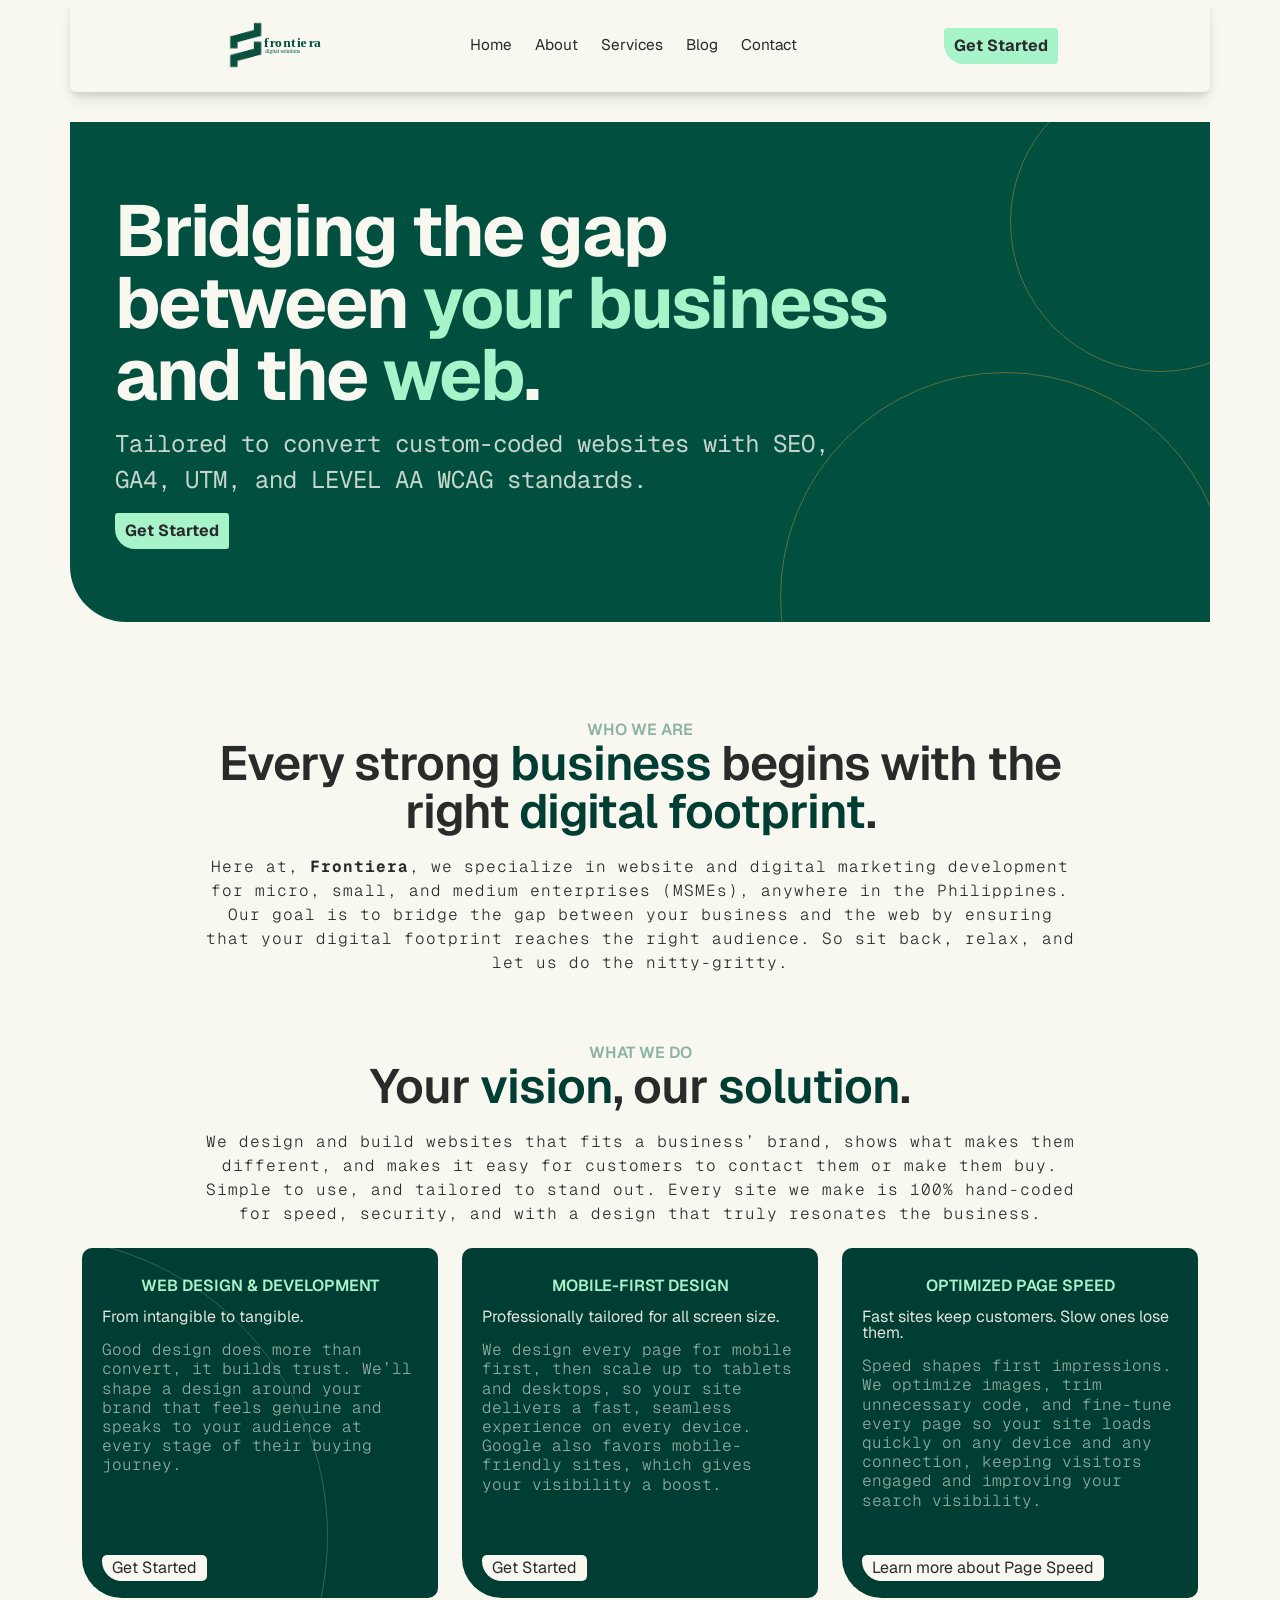
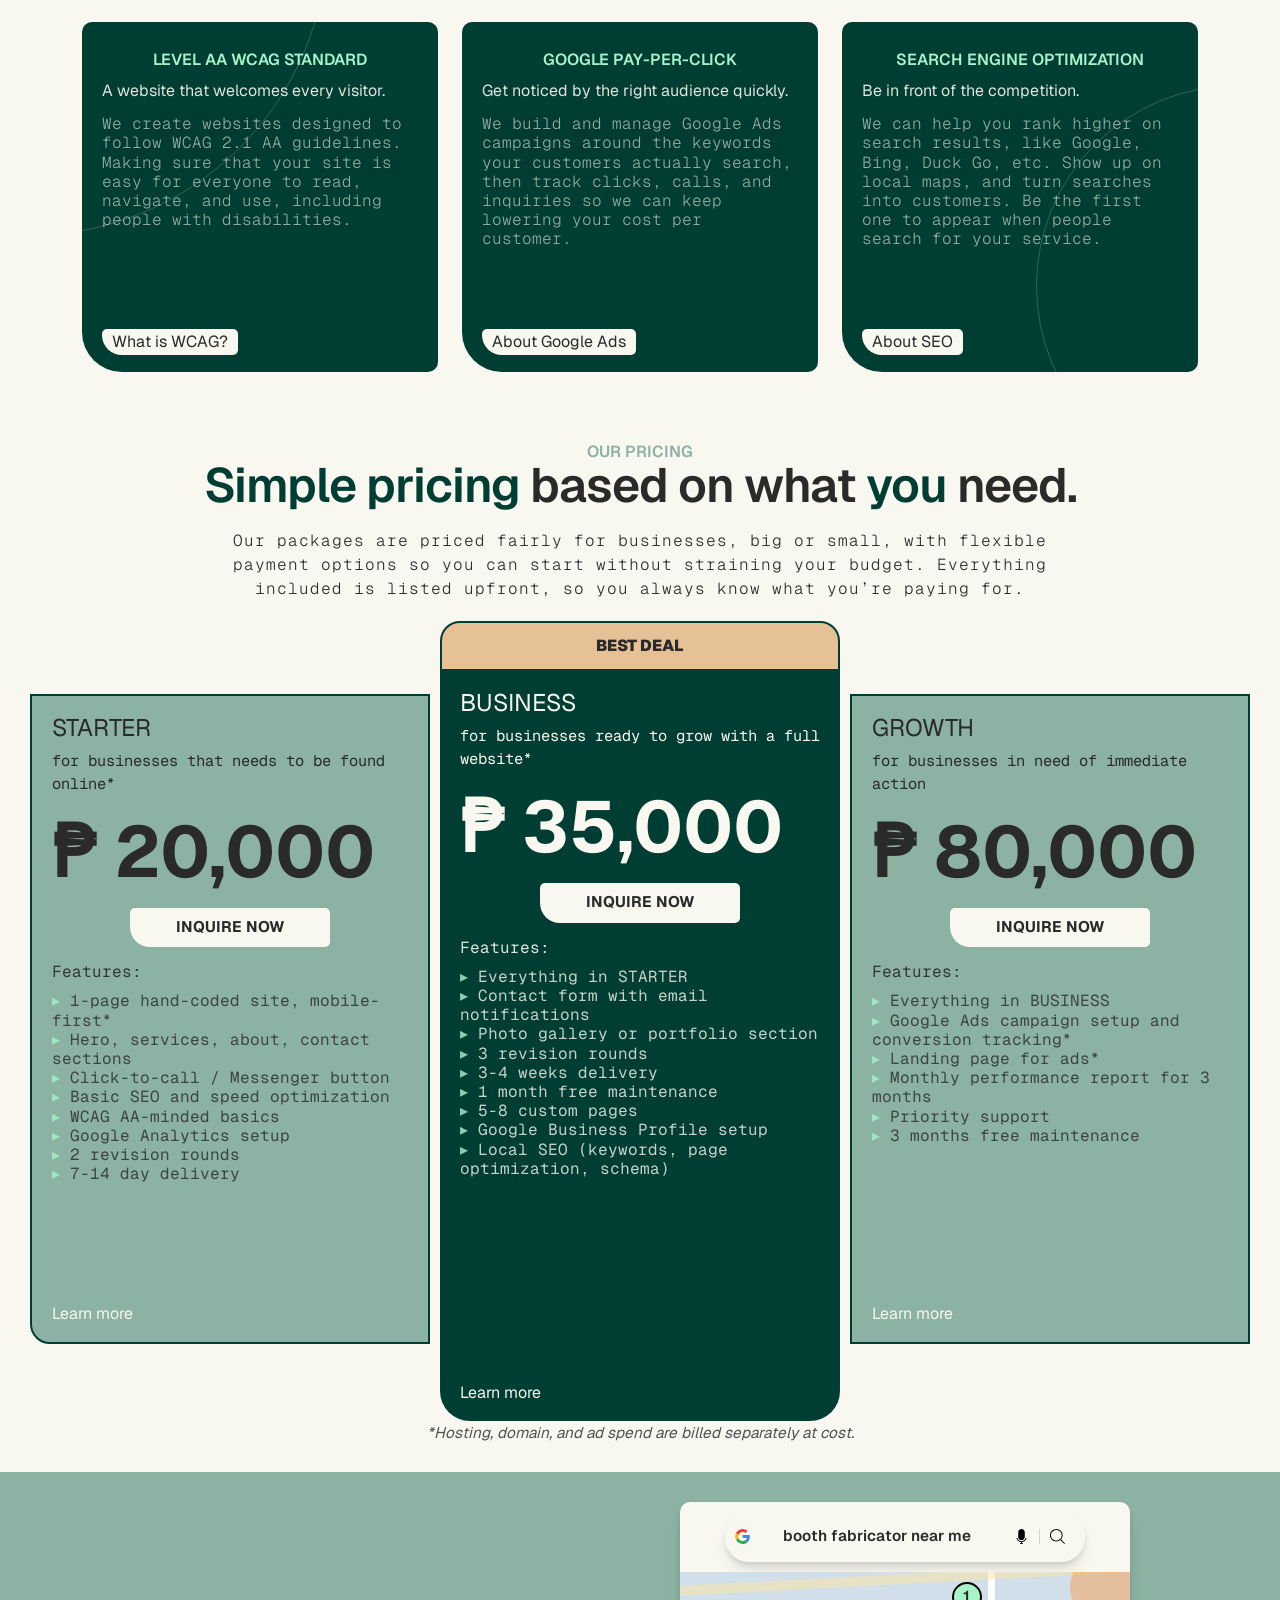
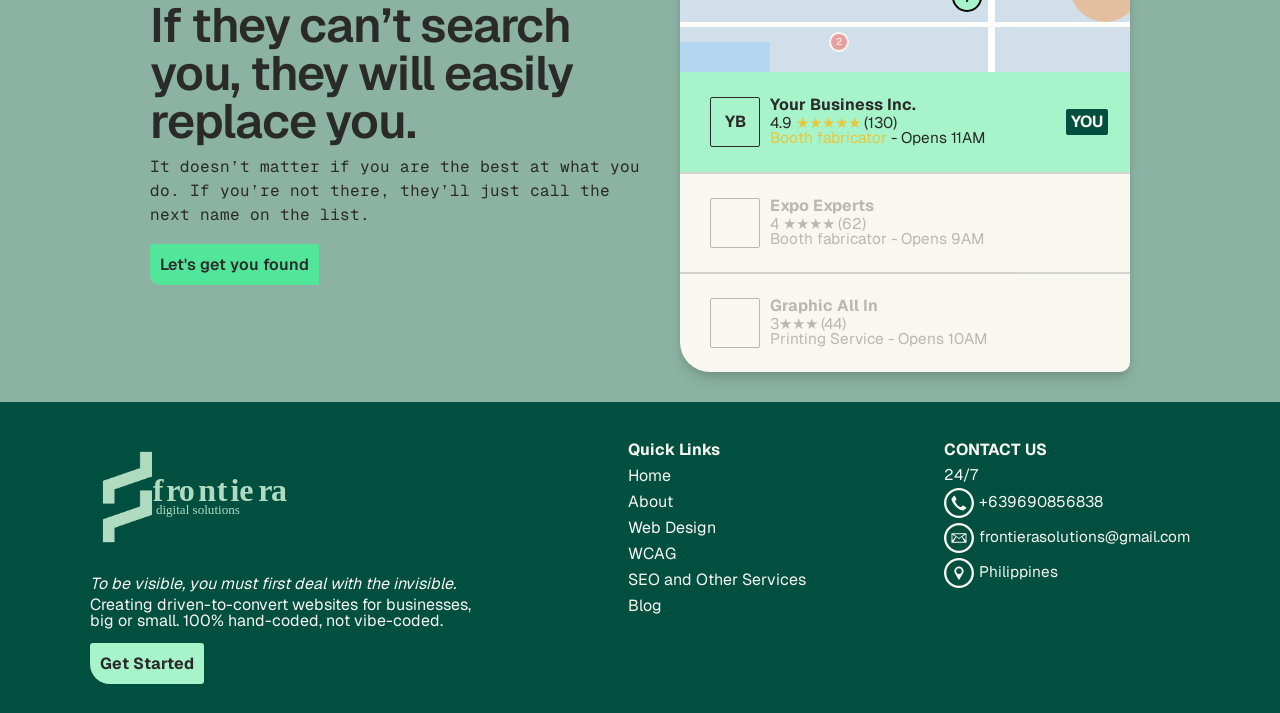
<file: index.html>
<!doctype html>
<html lang="en">
  <head>
    <meta charset="UTF-8" />
    <meta name="viewport" content="width=device-width, initial-scale=1.0" />
    <meta
      name="”title”"
      content="Web Design and Digital Marketer for Philippine MSMEs"
    />
    <meta
      name="description"
      content="We specialize in website and digital marketing development for micro, small, and medium enterprises (MSMEs), anywhere in the Philippines. | Frontiera Digital Solutions"
    />
    <meta name="robots" content="index, follow" />
    <link rel="canonical" href="https://frontiera.dev" />
    <title>Frontiera | Web and Digital Marketing Development for MSMEs</title>
    <link rel="preconnect" href="https://fonts.googleapis.com" />
    <link rel="preconnect" href="https://fonts.gstatic.com" crossorigin />
    <link
      href="https://fonts.googleapis.com/css2?family=Geist:ital,wght@0,100..900;1,100..900&display=swap"
      rel="stylesheet"
    />
    <link
      href="https://fonts.googleapis.com/css2?family=Geist+Mono:ital,wght@0,100..900;1,100..900&family=Geist:ital,wght@0,100..900;1,100..900&display=swap"
      rel="stylesheet"
    />
    <link rel="stylesheet" href="styles.css" />
  </head>
  <body>
    <!-- <span class="circle-big"></span> -->
    <header class="fr-header">
      <div id="navbar" class="fr-container fr-limiter">
        <a class="fr-logo" href="/" aria-label="back to Frontera homepage"
          ><img
            src="/assets/icons/frontiera-logo-1.svg"
            alt="Frontiera Digital Solutions Logo"
            width="150px"
        /></a>
        <nav class="fr-nav" role="navigation">
          <button
            class="fr-nav__toggle"
            id="fr-nav__menu"
            aria-label="toggle navigation menu"
            aria-expanded="false"
          >
            <span class="fr-nav__toggle--bar bar1" id="bar1"></span>
            <span class="fr-nav__toggle--bar bar2" id="bar2"></span>
            <span class="fr-nav__toggle--bar bar3" id="bar3"></span>
          </button>
          <div class="fr-nav__ul-wrapper" id="fr-nav__ul-wrapper">
            <ul id="fr-nav__expanded" class="fr-nav__ul" aria-expanded="false">
              <li class="fr-li"><a class="fr-li-link" href="/">Home</a></li>
              <li class="fr-li">
                <a class="fr-li-link" href="./about.html">About</a>
              </li>
              <li class="fr-li">
                <a class="fr-li-link" href="./404.html">Services</a>
              </li>
              <li class="fr-li">
                <a class="fr-li-link" href="./404.html">Blog</a>
              </li>
              <li class="fr-li">
                <a class="fr-li-link" href="./contact.html">Contact</a>
              </li>
            </ul>
          </div>
        </nav>
        <a class="fr-ctaButton" href="./contact.html">Get Started</a>
      </div>
    </header>
    <main id="main" class="fr-limiter">
      <span class="circle1" aria-hidden="true"></span>
      <span class="circle2" aria-hidden="true"></span>
      <div class="fr-hero__container">
        <h1 class="fr-hero__text">
          Bridging the gap between <span>your business</span> and the
          <span>web</span>.
        </h1>
        <h2 class="fr-hero__subtext mono">
          Tailored to convert custom-coded websites with SEO, GA4, UTM, and
          LEVEL AA WCAG standards.
        </h2>
        <a class="fr-ctaButton" href="./contact.html">Get Started</a>
      </div>
    </main>
    <section id="fr-who" class="fr-limiter">
      <div class="fr-who__container">
        <h3 class="fr-label">Who we are</h3>
        <h2 class="fr-label__message fr-limiter2">
          Every strong <span class="fr-label__span">business</span> begins with
          the right <span class="fr-label__span">digital footprint</span>.
        </h2>
        <p class="fr-label__description mono fr-limiter2">
          Here at, <span class="fr-label__brand">Frontiera</span>, we specialize
          in website and digital marketing development for micro, small, and
          medium enterprises (MSMEs), anywhere in the Philippines. Our goal is
          to bridge the gap between your business and the web by ensuring that
          your digital footprint reaches the right audience. So sit back, relax,
          and let us do the nitty-gritty.
        </p>
      </div>
    </section>
    <section id="fr-what" class="fr-limiter">
      <div class="fr-what__container">
        <p class="fr-label">What we do</p>
        <h2 class="fr-label__message fr-limiter2">
          Your <span class="fr-label__span">vision</span>, our
          <span class="fr-label__span">solution</span>.
        </h2>
        <p class="fr-label__description mono fr-limiter2">
          We design and build websites that fits a business’ brand, shows what
          makes them different, and makes it easy for customers to contact them
          or make them buy. Simple to use, and tailored to stand out. Every site
          we make is 100% hand-coded for speed, security, and with a design that
          truly resonates the business.
        </p>
        <div class="fr-cards fr-limiter">
          <div class="fr-cards__container">
            <a class="fr-card" href="./404.html">
              <h2 class="fr-card__header">WEB DESIGN & DEVELOPMENT</h2>
              <h3 class="fr-card__message">From intangible to tangible.</h3>
              <p class="fr-card__description mono">
                Good design does more than convert, it builds trust. We’ll shape
                a design around your brand that feels genuine and speaks to your
                audience at every stage of their buying journey.
              </p>
              <span class="fr-card__cta">Get Started</span>
              <div class="fr-card__circles1" aria-label="hidden"></div>
              <div class="fr-card__circles2" aria-label="hidden"></div>
              <div class="fr-card__circles3" aria-label="hidden">
                <img
                  src="./assets/icons/what-icons/monitor-internet-svgrepo-com.svg"
                  alt=""
                  srcset=""
                />
              </div>
            </a>
            <a class="fr-card" href="./404.html">
              <h2 class="fr-card__header">MOBILE-FIRST DESIGN</h2>
              <h3 class="fr-card__message">
                Professionally tailored for all screen size.
              </h3>
              <p class="fr-card__description mono">
                We design every page for mobile first, then scale up to tablets
                and desktops, so your site delivers a fast, seamless experience
                on every device. Google also favors mobile-friendly sites, which
                gives your visibility a boost.
              </p>
              <span class="fr-card__cta" href="/contact">Get Started</span>
              <div class="fr-card__circles1" aria-label="hidden"></div>
              <div class="fr-card__circles2" aria-label="hidden"></div>
              <div class="fr-card__circles3" aria-label="hidden">
                <img
                  src="./assets/icons/what-icons/monitor-screen-svgrepo-com.svg"
                  alt=""
                  srcset=""
                />
              </div>
            </a>
            <a class="fr-card" href="./404.html">
              <h2 class="fr-card__header">OPTIMIZED PAGE SPEED</h2>
              <h3 class="fr-card__message">
                Fast sites keep customers. Slow ones lose them.
              </h3>
              <p class="fr-card__description mono">
                Speed shapes first impressions. We optimize images, trim
                unnecessary code, and fine-tune every page so your site loads
                quickly on any device and any connection, keeping visitors
                engaged and improving your search visibility.
              </p>
              <span class="fr-card__cta" href="/contact"
                >Learn more about Page Speed</span
              >
              <div class="fr-card__circles1" aria-label="hidden"></div>
              <div class="fr-card__circles2" aria-label="hidden"></div>
              <div class="fr-card__circles3" aria-label="hidden">
                <img
                  src="./assets/icons/what-icons/monitor-startup-svgrepo-com.svg"
                  alt=""
                  srcset=""
                />
              </div>
            </a>
            <a class="fr-card" href="./404.html">
              <h2 class="fr-card__header">LEVEL AA WCAG STANDARD</h2>
              <h3 class="fr-card__message">
                A website that welcomes every visitor.
              </h3>
              <p class="fr-card__description mono">
                We create websites designed to follow WCAG 2.1 AA guidelines.
                Making sure that your site is easy for everyone to read,
                navigate, and use, including people with disabilities.
              </p>
              <span class="fr-card__cta" href="/contact">What is WCAG?</span>
              <div class="fr-card__circles1" aria-label="hidden"></div>
              <div class="fr-card__circles2" aria-label="hidden"></div>
              <div class="fr-card__circles3" aria-label="hidden">
                <img
                  src="./assets/icons/what-icons/monitor-group-svgrepo-com.svg"
                  alt=""
                  srcset=""
                />
              </div>
            </a>
            <a class="fr-card" href="./404.html">
              <h2 class="fr-card__header">GOOGLE PAY-PER-CLICK</h2>
              <h3 class="fr-card__message">
                Get noticed by the right audience quickly.
              </h3>
              <p class="fr-card__description mono">
                We build and manage Google Ads campaigns around the keywords
                your customers actually search, then track clicks, calls, and
                inquiries so we can keep lowering your cost per customer.
              </p>
              <span class="fr-card__cta">About Google Ads</span>
              <div class="fr-card__circles1" aria-label="hidden"></div>
              <div class="fr-card__circles2" aria-label="hidden"></div>
              <div class="fr-card__circles3" aria-label="hidden">
                <img
                  src="./assets/icons/what-icons/monitor-megaphone-svgrepo-com.svg"
                  alt=""
                  srcset=""
                />
              </div>
            </a>
            <a class="fr-card" href="./404.html">
              <h2 class="fr-card__header">SEARCH ENGINE OPTIMIZATION</h2>
              <h3 class="fr-card__message">Be in front of the competition.</h3>
              <p class="fr-card__description mono">
                We can help you rank higher on search results, like Google,
                Bing, Duck Go, etc. Show up on local maps, and turn searches
                into customers. Be the first one to appear when people search
                for your service.
              </p>
              <span class="fr-card__cta" href="/contact">About SEO</span>
              <div class="fr-card__circles1" aria-label="hidden"></div>
              <div class="fr-card__circles2" aria-label="hidden"></div>
              <div class="fr-card__circles3" aria-label="hidden">
                <img
                  src="./assets/icons/what-icons/monitor-svgrepo-com.svg"
                  alt=""
                  srcset=""
                />
              </div>
            </a>
            <span class="fr-cards__circle1" aria-hidden="true"></span>
            <span class="fr-cards__circle2" aria-hidden="true"></span>
          </div>
        </div>
      </div>
    </section>
    <section class="fr-pricing">
      <div class="fr-pricing__container fr-limiter">
        <p class="fr-label">Our Pricing</p>
        <h2 class="fr-label__message">
          <span class="fr-label__span">Simple pricing</span> based on what
          <span class="fr-label__span">you</span> need.
        </h2>
        <h3 class="fr-label__description mono fr-limiter2">
          Our packages are priced fairly for businesses, big or small, with
          flexible payment options so you can start without straining your
          budget. Everything included is listed upfront, so you always know what
          you’re paying for.
        </h3>
      </div>
      <div class="fr-price">
        <div class="fr-price__container">
          <div class="fr-price__card">
            <h2 class="fr-price__header">STARTER</h2>
            <p class="fr-price__subtext mono">
              for businesses that needs to be found online*
            </p>
            <div class="fr-price__cost">₱ 20,000</div>
            <a class="fr-price__cta" href="./contact.html">Inquire now</a>
            <div class="fr-price__features mono">
              <p>Features:</p>
              <ul>
                <li>1-page hand-coded site, mobile-first*</li>
                <li>Hero, services, about, contact sections</li>
                <li>Click-to-call / Messenger button</li>
                <li>Basic SEO and speed optimization</li>
                <li>WCAG AA-minded basics</li>
                <li>Google Analytics setup</li>
                <li>2 revision rounds</li>
                <li>7-14 day delivery</li>
              </ul>
            </div>
            <a href="/" class="fr-price__learn">Learn more</a>
          </div>
          <div class="fr-price__card">
            <div class="fr-price__best">BEST DEAL</div>
            <h2 class="fr-price__header">BUSINESS</h2>
            <p class="fr-price__subtext mono">
              for businesses ready to grow with a full website*
            </p>
            <div class="fr-price__cost">₱ 35,000</div>
            <a class="fr-price__cta" href="./contact.html">Inquire now</a>
            <div class="fr-price__features mono">
              <p>Features:</p>
              <ul>
                <li>Everything in <em>STARTER</em></li>
                <li>Contact form with email notifications</li>
                <li>Photo gallery or portfolio section</li>
                <li>3 revision rounds</li>
                <li>3-4 weeks delivery</li>
                <li>1 month free maintenance</li>
                <li>5-8 custom pages</li>
                <li>Google Business Profile setup</li>
                <li>Local SEO (keywords, page optimization, schema)</li>
              </ul>
            </div>
            <a href="/" class="fr-price__learn">Learn more</a>
          </div>
          <div class="fr-price__card">
            <h2 class="fr-price__header">GROWTH</h2>
            <p class="fr-price__subtext mono">
              for businesses in need of immediate action
            </p>
            <div class="fr-price__cost">₱ 80,000</div>
            <a class="fr-price__cta" href="./contact.html">Inquire now</a>
            <div class="fr-price__features mono">
              <p>Features:</p>
              <ul>
                <li>Everything in <em>BUSINESS</em></li>
                <li>Google Ads campaign setup and conversion tracking*</li>
                <li>Landing page for ads*</li>
                <li>Monthly performance report for 3 months</li>
                <li>Priority support</li>
                <li>3 months free maintenance</li>
              </ul>
            </div>
            <a href="/" class="fr-price__learn">Learn more</a>
          </div>
        </div>
      </div>
      <p class="fr-price__note fr-limiter">
        *Hosting, domain, and ad spend are billed separately at cost.
      </p>
    </section>
    <section class="fr-search">
      <div class="fr-search__container fr-limiter">
        <div class="fr-search__text">
          <h2 class="fr-search__header">
            If they can’t search you, they will easily replace you.
          </h2>
          <p class="fr-search__description mono">
            It doesn’t matter if you are the best at what you do. If you’re not
            there, they’ll just call the next name on the list.
          </p>
          <a class="fr-search__cta fr-ctaButton" href="./contact.html"
            >Let's get you found</a
          >
        </div>
        <div class="fr-search__card">
          <div class="fr-search__bar">
            <img
              src="/assets/icons/found-card/google-icon.svg"
              alt="Google logo"
            />
            <p><span id="tradeName">booth fabricator</span> near me</p>
            <div class="fr-search__other">
              <img
                src="/assets/icons/found-card/mic-icon.svg"
                alt="Google logo"
              />
              <span></span>
              <img
                src="/assets/icons/found-card/search-icon.svg"
                alt="Google logo"
              />
            </div>
          </div>
          <div class="fr-search__map">
            <div class="map__circle"></div>
            <div class="map__square"></div>
            <div class="map__line1"></div>
            <div class="map__line2"></div>
            <div class="map__line3"></div>
            <div class="map__pos1">1</div>
            <div class="map__pos2">2</div>
          </div>
          <div class="fr-search__business">
            <div class="fr-search__name">
              <div class="fr-search__logo">
                <p>YB</p>
              </div>
              <div class="fr-search__info">
                <h3>Your Business Inc.</h3>
                <p>4.9 <span>★★★★★</span></p>
                <p>(130)</p>
                <p>
                  <span id="secondTradeName">Booth fabricator</span> - Opens
                  11AM
                </p>
              </div>
              <div class="fr-search__you">YOU</div>
            </div>
            <div class="fr-search__name">
              <div class="fr-search__logo">
                <p></p>
              </div>
              <div class="fr-search__info">
                <h3>Expo Experts</h3>
                <p>4 ★★★★</p>
                <p>(62)</p>
                <p>Booth fabricator - Opens 9AM</p>
              </div>
            </div>
            <div class="fr-search__name">
              <div class="fr-search__logo">
                <p></p>
              </div>
              <div class="fr-search__info">
                <h3>Graphic All In</h3>
                <p>3★★★</p>
                <p>(44)</p>
                <p>Printing Service - Opens 10AM</p>
              </div>
            </div>
          </div>
        </div>
      </div>
    </section>
    <footer class="fr-footer">
      <div class="fr-footer__container fr-limiter">
        <div class="fr-footer__logo fr-logo">
          <a class="fr-logo" href="/" aria-label="back to Frontera homepage"
            ><img
              src="/assets/icons/frontiera-logo.svg"
              alt="Frontiera Digital Solutions"
              width="150px"
              height="150px"
          /></a>
          <h3>To be visible, you must first deal with the invisible.</h3>
          <p>
            Creating driven-to-convert websites for businesses, big or small.
            100% hand-coded, not vibe-coded.
          </p>
          <a href="./contact.html" class="fr-ctaButton">Get Started</a>
        </div>
        <hr />
        <div class="fr-footer__links">
          <p>Quick Links</p>
          <ul>
            <li><a href="/">Home</a></li>
            <li><a href="./about.html">About</a></li>
            <li><a href="./404.html">Web Design</a></li>
            <li><a href="./404.html">WCAG</a></li>
            <li><a href="./404.html">SEO and Other Services</a></li>
            <li><a href="./404.html">Blog</a></li>
          </ul>
        </div>
        <hr />
        <div class="fr-footer__contact">
          <p>Contact Us</p>
          <ul>
            <li class="fr-contact__li2"><span>24/7</span></li>
            <li class="fr-contact__li2">
              <img
                class="fr-icons"
                src="./assets/icons/links_icon/telephone-svgrepo-com.svg"
                alt=""
                srcset=""
                aria-hidden="true"
                width="30px"
                height="30px"
              /><a href="tel:+639690856838">+639690856838</a>
            </li>
            <li class="fr-contact__li2">
              <img
                class="fr-icons"
                src="./assets/icons/links_icon/mail-svgrepo-com.svg"
                alt=""
                srcset=""
                aria-hidden="true"
                width="30px"
                height="30px"
              /><a href="mailto:frontierasolutions@gmail.com"
                >frontierasolutions@gmail.com</a
              >
            </li>
            <li class="fr-contact__li2">
              <img
                class="fr-icons"
                src="./assets/icons/links_icon/pin-svgrepo-com.svg"
                alt=""
                srcset=""
                aria-hidden="true"
                width="30px"
                height="30px"
              /><span>Philippines</span>
            </li>
          </ul>
        </div>
      </div>
    </footer>
    <script src="script.js"></script>
    <script src="found.js"></script>
  </body>
</html>
</file>
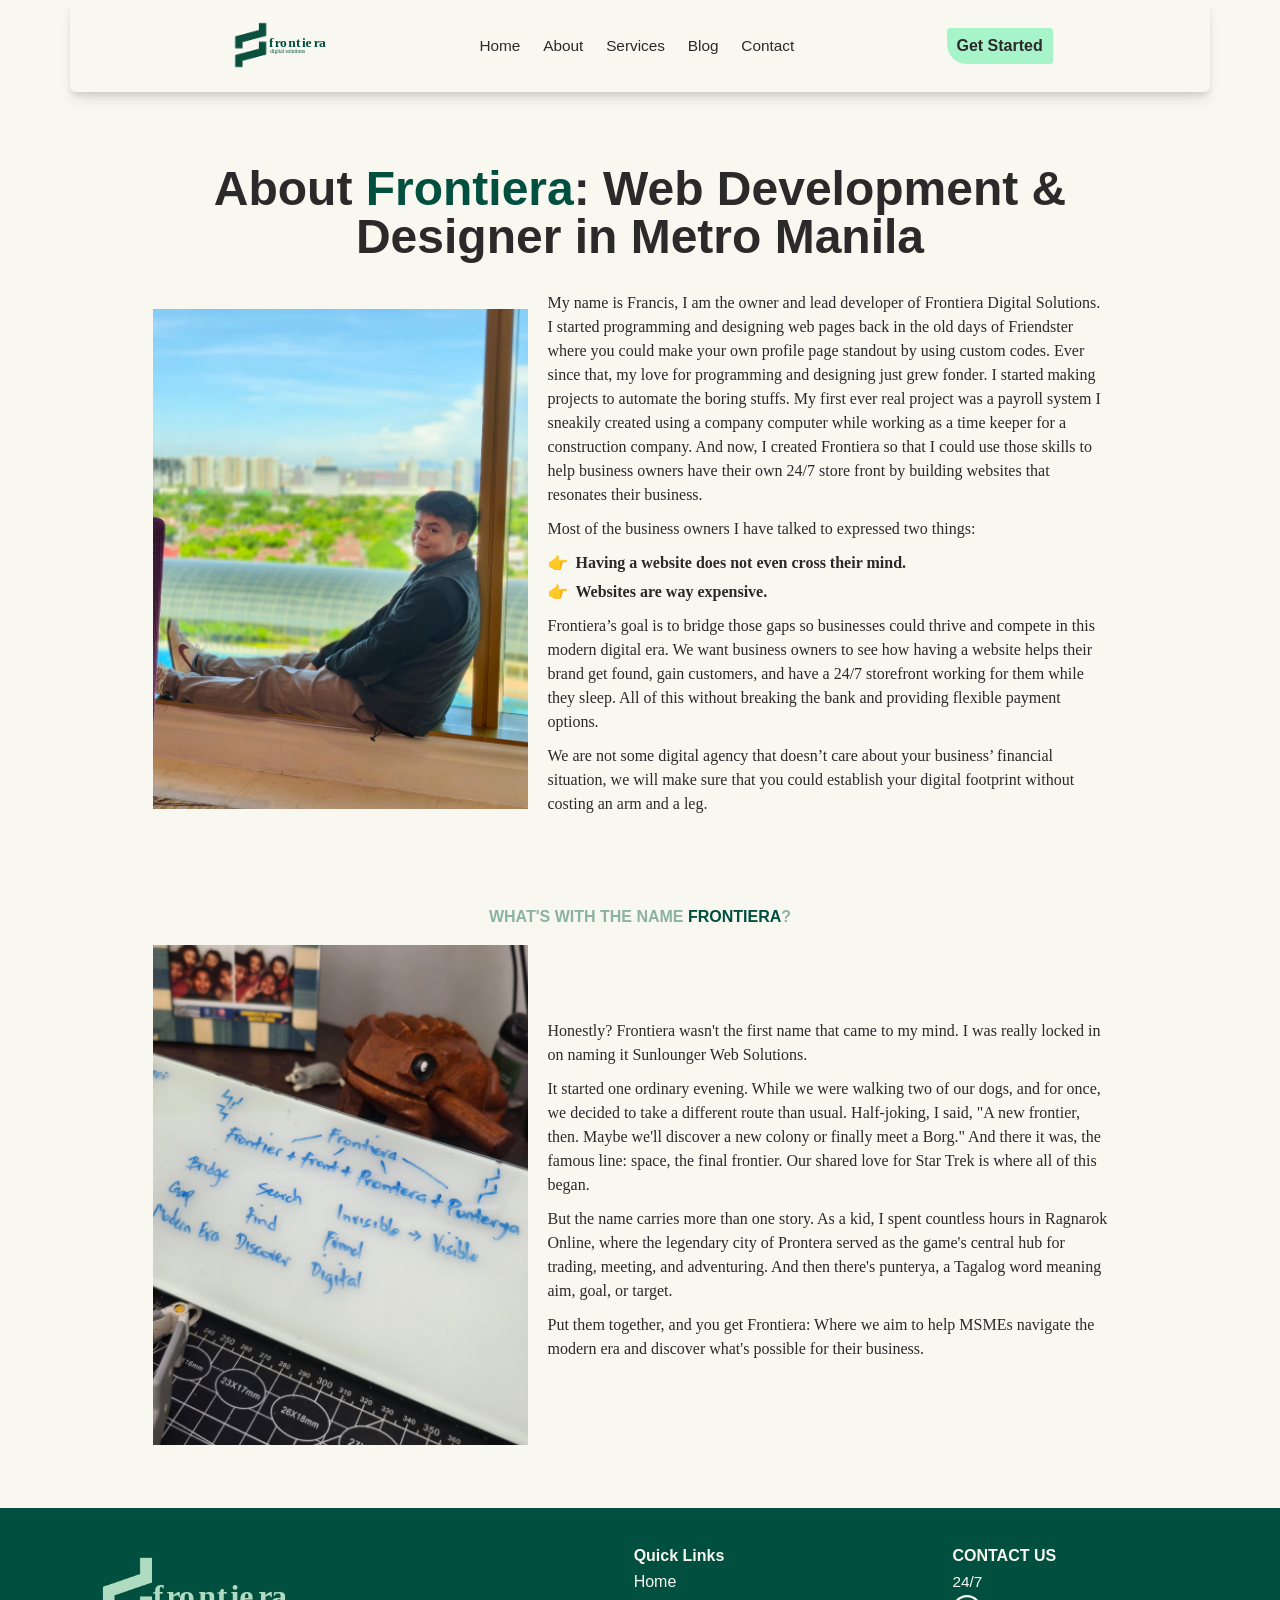
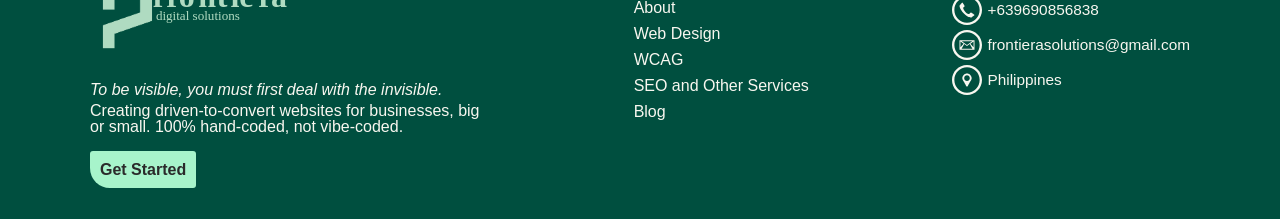
<file: about.html>
<!doctype html>
<html lang="en">
  <head>
    <meta charset="UTF-8" />
    <meta name="viewport" content="width=device-width, initial-scale=1.0" />
    <meta
      name="”title”"
      content="About Frontiera | Web Design & Development in Metro Manila"
    />
    <meta
      name="description"
      content="Meet the team behind Frontiera, a Manila-based web design and development agency, aimed to create conversion-focused websites for MSMEs...
    />
    <meta name="robots" content="index, follow" />
    <title>About Us | Frontiera Web & Digital Marketing Development</title>
    <link rel="stylesheet" href="styles.css" />
  </head>
  <body>
    <!-- <span class="circle-bg" aria-hidden="true"></span>
    <span class="circle-bg2" aria-hidden="true"></span> -->
    <header class="fr-header">
      <div id="navbar" class="fr-container fr-limiter">
        <a class="fr-logo" href="/" aria-label="back to Frontera homepage"
          ><img src="/assets/icons/frontiera-logo-1.svg" alt=""
        /></a>
        <nav class="fr-nav" role="navigation">
          <button
            class="fr-nav__toggle"
            id="fr-nav__menu"
            aria-label="toggle navigation menu"
            aria-expanded="false"
          >
            <span class="fr-nav__toggle--bar bar1" id="bar1"></span>
            <span class="fr-nav__toggle--bar bar2" id="bar2"></span>
            <span class="fr-nav__toggle--bar bar3" id="bar3"></span>
          </button>
          <div class="fr-nav__ul-wrapper" id="fr-nav__ul-wrapper">
            <ul id="fr-nav__expanded" class="fr-nav__ul" aria-expanded="false">
              <li class="fr-li"><a class="fr-li-link" href="/">Home</a></li>
              <li class="fr-li">
                <a class="fr-li-link" href="./about.html">About</a>
              </li>
              <li class="fr-li">
                <a class="fr-li-link" href="./404.html">Services</a>
              </li>
              <li class="fr-li">
                <a class="fr-li-link" href="./404.html">Blog</a>
              </li>
              <li class="fr-li">
                <a class="fr-li-link" href="/contact.html">Contact</a>
              </li>
            </ul>
          </div>
        </nav>
        <a class="fr-ctaButton" href="/contact">Get Started</a>
      </div>
    </header>
    <section class="fr-about">
      <h1 class="fr-h1 fr-limiter2">
        About <span>Frontiera</span>: Web Development & Designer in Metro Manila
      </h1>
      <div class="fr-about__container fr-limiter">
        <div class="fr-about__left">
          <picture>
            <source
              media="(max-width:600px)"
              srcset="./assets/francis-the-founder.webp"
            />
            <source
              media="(min-width:601px)"
              srcset="./assets/francis-the-founder.jpg"
            />
            <img
              src="./assets/francis-the-founder.jpg"
              alt="Francis Cangco, founder of Frontiera"
              style="width: auto"
              loading="lazy"
            />
          </picture>
        </div>
        <div class="fr-about__right mono">
          <p>
            My name is Francis, I am the owner and lead developer of Frontiera
            Digital Solutions. I started programming and designing web pages
            back in the old days of Friendster where you could make your own
            profile page standout by using custom codes. Ever since that, my
            love for programming and designing just grew fonder. I started
            making projects to automate the boring stuffs. My first ever real
            project was a payroll system I sneakily created using a company
            computer while working as a time keeper for a construction company.
            And now, I created Frontiera so that I could use those skills to
            help business owners have their own 24/7 store front by building
            websites that resonates their business.
          </p>
          <p>
            Most of the business owners I have talked to expressed two things:
          </p>
          <ul>
            <li>Having a website does not even cross their mind.</li>
            <li>Websites are way expensive.</li>
          </ul>
          <p>
            Frontiera’s goal is to bridge those gaps so businesses could thrive
            and compete in this modern digital era. We want business owners to
            see how having a website helps their brand get found, gain
            customers, and have a 24/7 storefront working for them while they
            sleep. All of this without breaking the bank and providing flexible
            payment options.
          </p>

          <p>
            We are not some digital agency that doesn’t care about your
            business’ financial situation, we will make sure that you could
            establish your digital footprint without costing an arm and a leg.
          </p>
          <!-- <a href="./contact.html" class="fr-ctaButton">Get Started</a> -->
        </div>
      </div>
    </section>
    <section class="fr-about">
      <h2 class="fr-label fr-limiter2">
        What's with the name <span>Frontiera</span>?
      </h2>
      <div class="fr-about__container">
        <div class="fr-about__left">
          <picture>
            <source
              media="(max-width:600px)"
              srcset="./assets/frontiera-whiteboard.webp"
            />
            <source
              media="(min-width:601px)"
              srcset="./assets/frontiera-whiteboard.jpg"
            />
            <img
              src="./assets/frontiera-whiteboard.jpg"
              alt="A whiteboard with the details of how Frontiera was made"
              style="width: auto"
              loading="lazy"
            />
          </picture>
        </div>
        <div class="fr-about__right mono">
          <p>
            Honestly? Frontiera wasn't the first name that came to my mind. I
            was really locked in on naming it Sunlounger Web Solutions.
          </p>
          <p>
            It started one ordinary evening. While we were walking two
            of our dogs, and for once, we decided to take a different route than
            usual. Half-joking, I said, "A new frontier, then. Maybe we'll
            discover a new colony or finally meet a Borg." And there it was, the
            famous line: space, the final frontier. Our shared love for Star
            Trek is where all of this began.
          </p>
          <p>
            But the name carries more than one story. As a kid, I spent
            countless hours in Ragnarok Online, where the legendary city of
            Prontera served as the game's central hub for trading, meeting, and
            adventuring. And then there's punterya, a Tagalog word meaning aim,
            goal, or target.
          </p>

          <p>
            Put them together, and you get Frontiera: Where we aim to help MSMEs
            navigate the modern era and discover what's possible for their
            business.
          </p>
          <!-- <a href="./contact.html" class="fr-ctaButton">Get Started</a> -->
        </div>
      </div>
    </section>
<footer class="fr-footer">
      <div class="fr-footer__container fr-limiter">
        <div class="fr-footer__logo fr-logo">
          <a class="fr-logo" href="/" aria-label="back to Frontera homepage"
            ><img
              src="/assets/icons/frontiera-logo.svg"
              alt="Frontiera Digital Solutions"
              width="150px"
              height="150px"
          /></a>
          <h3>To be visible, you must first deal with the invisible.</h3>
          <p>
            Creating driven-to-convert websites for businesses, big or small.
            100% hand-coded, not vibe-coded.
          </p>
          <a href="./contact.html" class="fr-ctaButton">Get Started</a>
        </div>
        <hr />
        <div class="fr-footer__links">
          <p>Quick Links</p>
          <ul>
            <li><a href="/">Home</a></li>
            <li><a href="./about.html">About</a></li>
            <li><a href="./404.html">Web Design</a></li>
            <li><a href="./404.html">WCAG</a></li>
            <li><a href="./404.html">SEO and Other Services</a></li>
            <li><a href="./404.html">Blog</a></li>
          </ul>
        </div>
        <hr />
        <div class="fr-footer__contact">
          <p>Contact Us</p>
          <ul>
            <li class="fr-contact__li2"><span>24/7</span></li>
            <li class="fr-contact__li2">
              <img
                class="fr-icons"
                src="./assets/icons/links_icon/telephone-svgrepo-com.svg"
                alt=""
                srcset=""
                aria-hidden="true"
                width="30px"
                height="30px"
              /><a href="tel:+639690856838">+639690856838</a>
            </li>
            <li class="fr-contact__li2">
              <img
                class="fr-icons"
                src="./assets/icons/links_icon/mail-svgrepo-com.svg"
                alt=""
                srcset=""
                aria-hidden="true"
                width="30px"
                height="30px"
              /><a href="mailto:frontierasolutions@gmail.com"
                >frontierasolutions@gmail.com</a
              >
            </li>
            <li class="fr-contact__li2">
              <img
                class="fr-icons"
                src="./assets/icons/links_icon/pin-svgrepo-com.svg"
                alt=""
                srcset=""
                aria-hidden="true"
                width="30px"
                height="30px"
              /><span>Philippines</span>
            </li>
          </ul>
        </div>
      </div>
    </footer>
    <script src="script.js"></script>
  </body>
</html>
</file>
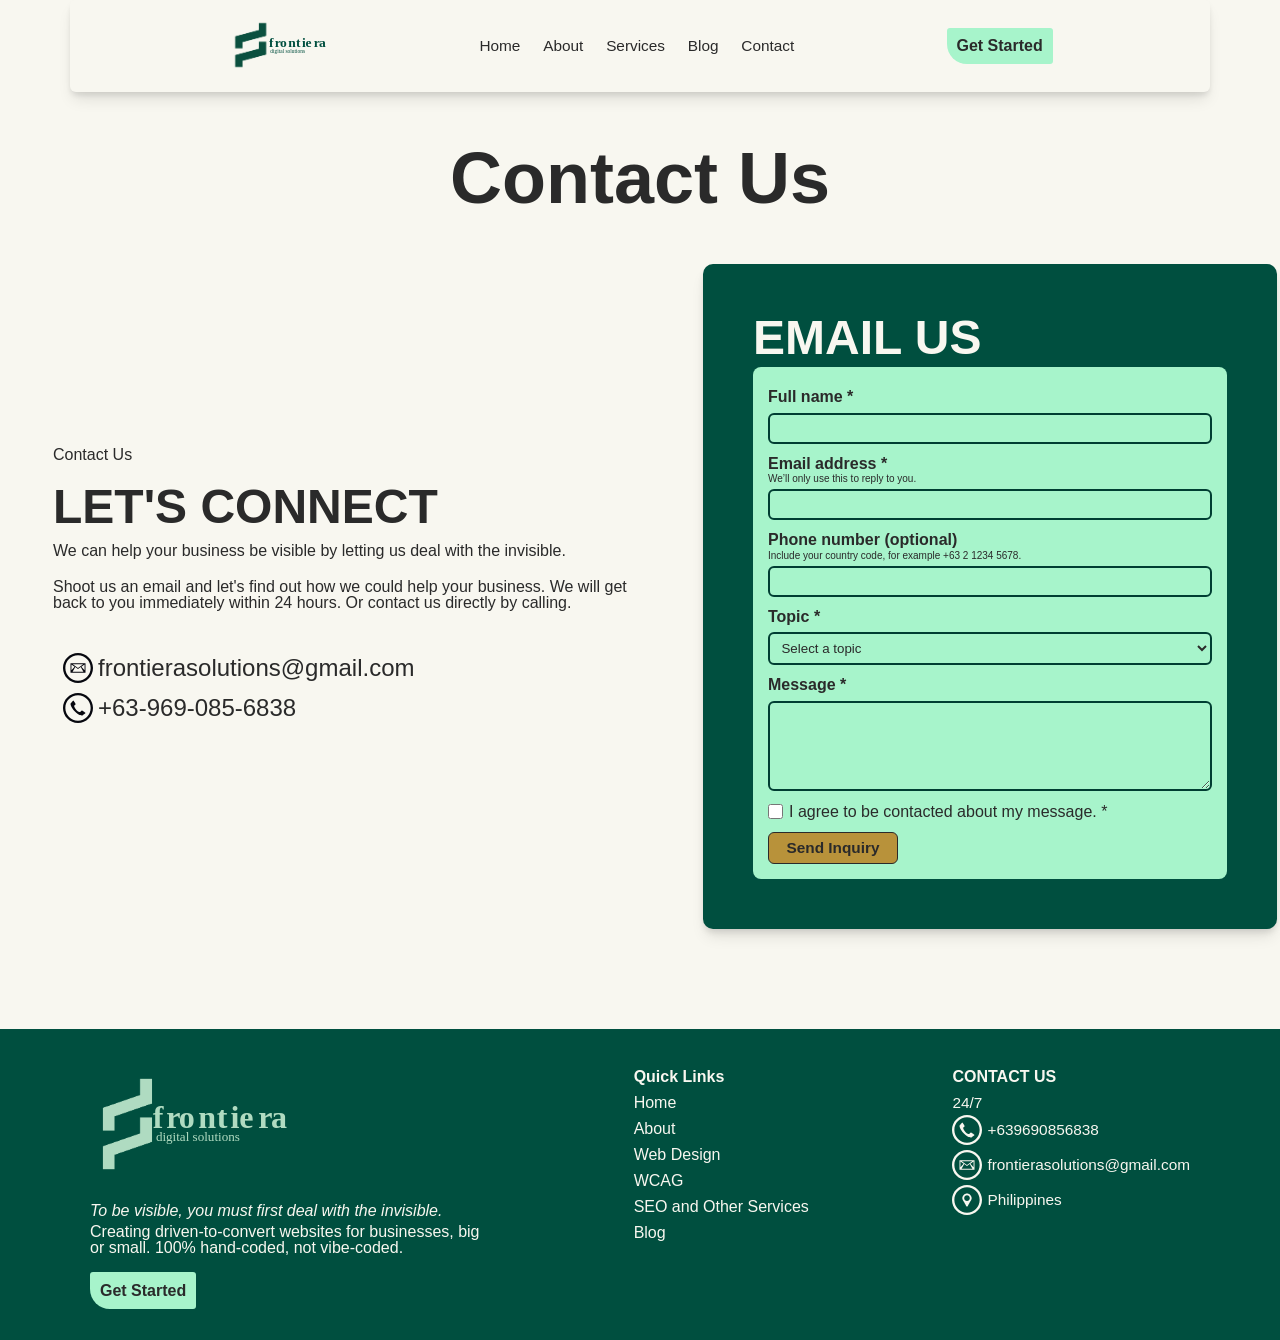
<file: contact.html>
<!doctype html>
<html lang="en">
  <head>
    <meta charset="UTF-8" />
    <meta name="viewport" content="width=device-width, initial-scale=1.0" />
    <title>Contact | Frontiera Web & Digital Marketing Development</title>
    <link rel="stylesheet" href="styles.css" />
  </head>
  <body>
    <header class="fr-header">
      <div id="navbar" class="fr-container fr-limiter">
        <a class="fr-logo" href="/" aria-label="back to Frontera homepage"
          ><img src="/assets/icons/frontiera-logo-1.svg" alt=""
        /></a>
        <nav class="fr-nav" role="navigation">
          <button
            class="fr-nav__toggle"
            id="fr-nav__menu"
            aria-label="toggle navigation menu"
            aria-expanded="false"
          >
            <span class="fr-nav__toggle--bar bar1" id="bar1"></span>
            <span class="fr-nav__toggle--bar bar2" id="bar2"></span>
            <span class="fr-nav__toggle--bar bar3" id="bar3"></span>
          </button>
          <div class="fr-nav__ul-wrapper" id="fr-nav__ul-wrapper">
            <ul id="fr-nav__expanded" class="fr-nav__ul" aria-expanded="false">
              <li class="fr-li"><a class="fr-li-link" href="/">Home</a></li>
              <li class="fr-li">
                <a class="fr-li-link" href="./about.html">About</a>
              </li>
              <li class="fr-li">
                <a class="fr-li-link" href="./404.html">Services</a>
              </li>
              <li class="fr-li">
                <a class="fr-li-link" href="./404.html">Blog</a>
              </li>
              <li class="fr-li">
                <a class="fr-li-link" href="/contact.html">Contact</a>
              </li>
            </ul>
          </div>
        </nav>
        <a class="fr-ctaButton" href="/contact">Get Started</a>
      </div>
    </header>
    <section class="fr-contact">
      <h1>Contact Us</h1>
      <div class="fr-contact__container">
        <div class="fr-contact__left">
          <p>Contact Us</p>
          <h2 class="fr-contact__title">Let's Connect</h2>
          <p class="fr-contact__message">
            We can help your business be visible by letting us deal with the
            invisible.
          </p>
          <p class="fr-contact__text">
            Shoot us an email and let's find out how we could help your
            business. We will get back to you immediately within 24 hours. Or
            contact us directly by calling.
          </p>
          <ul class="fr-contact__ul">
            <li class="fr-contact__li">
              <img
                class="fr-icons inverted"
                src="./assets/icons/links_icon/mail-svgrepo-com.svg"
                alt=""
                srcset=""
                aria-hidden="true"
                width="30px"
              /><a href="mailto:frontierasolutions@gmail.com"
                >frontierasolutions@gmail.com</a
              >
            </li>
            <li class="fr-contact__li">
              <img
                class="fr-icons inverted"
                src="./assets/icons/links_icon/telephone-svgrepo-com.svg"
                alt=""
                srcset=""
                aria-hidden="true"
                width="30px"
              /><a href="tel:+639690856838">+63-969-085-6838</a>
            </li>
          </ul>
        </div>
        <div class="fr-contact__right">
          <h2 class="fr-contact__title">Email Us</h2>
          <form
            class="fr-form"
            action="https://formspree.io/f/moedlyep"
            method="POST"
          >
            <div class="fr-form__field">
              <label for="name"
                >Full name <span class="req" aria-hidden="true">*</span></label
              >
              <input
                type="text"
                id="name"
                name="name"
                autocomplete="name"
                required
                aria-required="true"
                aria-describedby="name-error"
              />
              <p class="error" id="name-error"></p>
            </div>
            <div class="fr-form__field">
              <label for="email"
                >Email address
                <span class="req" aria-hidden="true">*</span></label
              >
              <span class="hint" id="email-hint"
                >We’ll only use this to reply to you.</span
              >
              <input
                type="email"
                id="email"
                name="email"
                autocomplete="email"
                required
                aria-required="true"
                aria-describedby="email-hint email-error"
              />
              <p class="error" id="email-error"></p>
            </div>
            <div class="fr-form__`">
              <label for="phone">Phone number (optional)</label>
              <span class="hint" id="phone-hint"
                >Include your country code, for example +63 2 1234 5678.</span
              >
              <input
                type="tel"
                id="phone"
                name="phone"
                autocomplete="tel"
                aria-describedby="phone-hint"
              />
            </div>
            <div class="fr-form__field">
              <label for="topic"
                >Topic <span class="req" aria-hidden="true">*</span></label
              >
              <select
                id="topic"
                name="topic"
                required
                aria-required="true"
                aria-describedby="topic-error"
              >
                <option value="">Select a topic</option>
                <option>Website Development</option>
                <option>SEO</option>
                <option>Google PPC</option>
                <option>Other</option>
              </select>
              <p class="error" id="topic-error"></p>
            </div>
            <div class="fr-form__field">
              <label for="message"
                >Message <span class="req" aria-hidden="true">*</span></label
              >
              <textarea
                id="message"
                name="message"
                required
                aria-required="true"
                aria-describedby="message-error"
              ></textarea>
              <p class="error" id="message-error"></p>
            </div>
            <div class="fr-form__field">
              <div class="choice">
                <input
                  type="checkbox"
                  id="consent"
                  name="consent"
                  required
                  aria-required="true"
                  aria-describedby="consent-error"
                />
                <label for="consent"
                  >I agree to be contacted about my message.
                  <span class="req" aria-hidden="true">*</span></label
                >
              </div>
              <p class="error" id="consent-error"></p>
            </div>
            <button type="submit">Send Inquiry</button>
            <p id="status" role="status" aria-live="polite"></p>
          </form>
        </div>
      </div>
    </section>
    <footer class="fr-footer">
      <div class="fr-footer__container fr-limiter">
        <div class="fr-footer__logo fr-logo">
          <a class="fr-logo" href="/" aria-label="back to Frontera homepage"
            ><img
              src="/assets/icons/frontiera-logo.svg"
              alt="Frontiera Digital Solutions"
              width="150px"
              height="150px"
          /></a>
          <h3>To be visible, you must first deal with the invisible.</h3>
          <p>
            Creating driven-to-convert websites for businesses, big or small.
            100% hand-coded, not vibe-coded.
          </p>
          <a href="./contact.html" class="fr-ctaButton">Get Started</a>
        </div>
        <hr />
        <div class="fr-footer__links">
          <p>Quick Links</p>
          <ul>
            <li><a href="/">Home</a></li>
            <li><a href="./about.html">About</a></li>
            <li><a href="./404.html">Web Design</a></li>
            <li><a href="./404.html">WCAG</a></li>
            <li><a href="./404.html">SEO and Other Services</a></li>
            <li><a href="./404.html">Blog</a></li>
          </ul>
        </div>
        <hr />
        <div class="fr-footer__contact">
          <p>Contact Us</p>
          <ul>
            <li class="fr-contact__li2"><span>24/7</span></li>
            <li class="fr-contact__li2">
              <img
                class="fr-icons"
                src="./assets/icons/links_icon/telephone-svgrepo-com.svg"
                alt=""
                srcset=""
                aria-hidden="true"
                width="30px"
                height="30px"
              /><a href="tel:+639690856838">+639690856838</a>
            </li>
            <li class="fr-contact__li2">
              <img
                class="fr-icons"
                src="./assets/icons/links_icon/mail-svgrepo-com.svg"
                alt=""
                srcset=""
                aria-hidden="true"
                width="30px"
                height="30px"
              /><a href="mailto:frontierasolutions@gmail.com"
                >frontierasolutions@gmail.com</a
              >
            </li>
            <li class="fr-contact__li2">
              <img
                class="fr-icons"
                src="./assets/icons/links_icon/pin-svgrepo-com.svg"
                alt=""
                srcset=""
                aria-hidden="true"
                width="30px"
                height="30px"
              /><span>Philippines</span>
            </li>
          </ul>
        </div>
      </div>
    </footer>
    <script src="script.js"></script>
  </body>
</html>
</file>
<file: styles.css>
html,
body,
div,
span,
applet,
object,
iframe,
h1,
h2,
h3,
h4,
h5,
h6,
p,
blockquote,
pre,
a,
abbr,
acronym,
address,
big,
cite,
code,
del,
dfn,
em,
img,
ins,
kbd,
q,
s,
samp,
small,
strike,
strong,
sub,
sup,
tt,
var,
b,
u,
i,
center,
dl,
dt,
dd,
ol,
ul,
li,
fieldset,
form,
label,
legend,
table,
caption,
tbody,
tfoot,
thead,
tr,
th,
td,
article,
aside,
canvas,
details,
embed,
figure,
figcaption,
footer,
header,
hgroup,
menu,
nav,
output,
ruby,
section,
summary,
time,
mark,
audio,
video {
  margin: 0;
  padding: 0;
  border: 0;
  font-size: 100%;
  font: inherit;
  vertical-align: baseline;
}

/* HTML5 display-role reset for older browsers */
article,
aside,
details,
figcaption,
figure,
footer,
header,
hgroup,
menu,
nav,
section {
  display: block;
}

body {
  line-height: 1;
}

ol,
ul {
  list-style: none;
}

blockquote,
q {
  quotes: none;
}

blockquote:before,
blockquote:after,
q:before,
q:after {
  content: "";
  content: none;
}

table {
  border-collapse: collapse;
  border-spacing: 0;
}

* {
  box-sizing: border-box;
  padding: 0;
  margin: 0;
}

:root {
  /* --text-font: clamp(1.6rem,1.25vw,2rem); */
  /* --header-font: clamp(2rem,2.2vw,3.4rem); */
  /* --text-font: clamp(15px, 2vw + 1rem, 16px);
	--hero-font: clamp(32px, 7.4vw, 72px);

	--header-font: clamp(24px, 4vw, 48px);
	--label-font: clamp(16px, 5vw, 24px);
	--subtext-font: clamp(12px, 1.2vw, 16px);
	--price-font: clamp(32px, 8vw, 72px); */
  --text-font: clamp(1.5rem, 2vw + 1rem, 1.6rem);
  --hero-font: clamp(3.2rem, 7.4vw, 7.2rem);

  --header-font: clamp(2.4rem, 4vw, 4.8rem);
  --label-font: clamp(1.6rem, 5vw, 2.4rem);
  --subtext-font: clamp(1.2rem, 1.2vw, 1.6rem);
  --price-font: clamp(3.2rem, 8vw, 7.2rem);
  font-size: 62.5%;

  --font-geist: "Geist", sans-serif;
  --font-geist-mono: "Geist Mono", serif;

  --color-primary: #004f3f;
  --color-secondary: #003d32;
  --color-cta: #52e69a;
  --color-accent: #a7f4cb;
  --color-accent2: #b8923a;
  --background-secondary: #8bb2a2;
  --background-primary: #f8f7f0;
  --text-color-main: #2a2a2a;
  --text-color-secondary: #f8f7f0;
}

body {
  background-color: var(--background-primary);
  color: var(--text-color-main);
  font-family: var(--font-geist);
  overflow-x: hidden;
}

.circle-big {
  position: absolute;
  top: 50%;
  left: 0%;
  transform: translate(-50%, 0%);
  width: 1600px;
  height: 1600px;
  border-radius: 50%;
  background-color: red;
  z-index: -1;
}

.fr-limiter {
  max-width: 1140px;
  margin: 0 auto;
}

.fr-limiter2 {
  max-width: 900px;
  margin: 0 auto;
}

.fr-limiter3 {
  max-width: 500px;
  margin: 0 auto;
  background-color: red;
}

.fr-header {
  display: flex;
  align-items: center;
  /* background-color: red; */
  position: sticky;
  top: 0;
  z-index: 2;
}

#navbar.full-width {
  width: 100%;
  left: 0;
  transform: none;
  border-radius: 0;
  transition:
    width 0.4s cubic-bezier(0.25, 1, 0.5, 1),
    max-width 0.4s cubic-bezier(0.25, 1, 0.5, 1),
    top 0.4s cubic-bezier(0.25, 1, 0.5, 1),
    border-radius 0.4s cubic-bezier(0.25, 1, 0.5, 1),
    background-color 0.3s ease,
    box-shadow 0.3s ease;
}

#navbar {
  transition:
    width 0.4s cubic-bezier(0.25, 1, 0.5, 1),
    max-width 0.4s cubic-bezier(0.25, 1, 0.5, 1),
    top 0.4s cubic-bezier(0.25, 1, 0.5, 1),
    border-radius 0.4s cubic-bezier(0.25, 1, 0.5, 1),
    background-color 0.3s ease,
    box-shadow 0.3s ease;
}

.fr-container {
  display: flex;
  justify-content: space-evenly;
  align-items: center;
  width: 100%;
  background-color: var(--background-primary);
  padding: clamp(0.75rem, 2vw, 1.5rem);
  border-radius: 6px;
  margin: 0 auto;
  /* position: relative; */
  /* height: 150px; */
  box-shadow:
    0 4px 6px -1px rgb(0 0 0 / 0.1),
    0 10px 15px -3px rgb(0 0 0 / 0.1);
}

.fr-ctaButton {
  background-color: var(--color-accent);
  padding: 1rem;
  border-radius: 3px 3px 3px 20px;
  font-size: var(--text-font);
  text-decoration: none;
  color: var(--text-color-main);
  font-weight: 700;
  text-align: center;
  transition:
    background-color 0.5s,
    color 0.3s;
}
.fr-ctaButton:hover {
  background: var(--color-accent2);
  color: var(--background-primary);
}

.mono {
  font-family: var(--font-geist-mono);
  line-height: 1.5;
}

.fr-logo {
  display: block;

  img {
    width: 50px;
  }
}

@media only screen and (max-width: 900px) {
  .fr-nav {
    order: 3;

    .fr-nav__toggle {
      position: relative;
      height: 30px;
      width: 30px;
      z-index: 1000;
      cursor: pointer;
      transition: all 0.2s ease-in-out;
      background: none;
      border: none;

      .fr-nav__toggle--bar {
        position: absolute;
        top: 50%;
        left: 25%;
        width: 15px;
        background-color: var(--color-secondary);
        height: 2px;
        /* margin: 2px auto; */
        /* display: block; */
        transition: all 400ms cubic-bezier(0.84, 0.06, 0.52, 1.8);
      }

      .bar1 {
        transform: translateY(-4px);
        animation-delay: 100ms;
      }

      .bar3 {
        transform: translateY(4px);
        animation-delay: 250ms;
      }

      .a {
        transform: rotate(40deg);
      }

      .b {
        transform: rotate(-40deg);
      }

      .c {
        opacity: 0;
      }
    }

    .fr-nav__ul-wrapper {
      display: none;
      height: 0;
      opacity: 0;
      top: 100%;
      width: 100%;
      padding: 1rem;
      max-width: 400px;
      transition: opacity 0.2s ease-in;
      .fr-nav__ul {
        height: 100%;
        text-align: center;
        padding: 1rem;
        background-color: var(--background-primary);
        box-shadow:
          0 4px 6px -1px rgb(0 0 0 / 0.1),
          0 10px 15px -3px rgb(0 0 0 / 0.1);
        li {
          display: block;
          margin: 10px 0;

          a {
            text-decoration: none;
            font-weight: 700;
            color: var(--text-color-main);
          }
        }
      }
    }

    .fr-nav__ul-wrapper.active {
      /* background-color: red; */
      position: absolute;
      height: auto;
      top: calc(70% + 1rem);
      left: 50%;
      transform: translateX(-50%);
      /* top: 100%; */
      /* max-width: 500px; */
      opacity: 1;
      display: block;
      z-index: 1;
    }
  }
}

@media only screen and (min-width: 900px) {
  .fr-nav__toggle {
    display: none;
  }

  .fr-nav__ul-wrapper {
    ul {
      li {
        display: inline-block;
        margin: 0 10px;

        a {
          text-decoration: none;
          font-size: var(--subtext-font);
          color: var(--text-color-main);
        }
      }
    }
  }

  .fr-logo {
    img {
      width: 100px;
    }
  }
}

.fr-li-link {
  transition: color 0.7s;
}

.fr-li-link:hover {
  color: var(--color-accent2);
  scale: 1.2;
}

/* HERO SECTION  */

#main {
  margin-top: 30px;
  background-color: var(--background-primary);
  /* height: 60vh; */
  position: relative;
  display: flex;
  justify-content: center;
  margin-bottom: 100px;
  overflow: hidden;

  .fr-hero__container {
    color: var(--text-color-secondary);
    height: 400px;
    /* margin: 1.5rem; */
    background-color: var(--color-primary);
    padding: 4rem 4.5rem;
    display: flex;
    align-items: flex-start;
    flex-direction: column;
    justify-content: center;
    border-bottom-left-radius: 56px;

    .fr-hero__text {
      letter-spacing: -2px;
      /* font-size: var(--hero-font); */
      font-size: var(--hero-font);
      font-weight: 700;
      margin-bottom: 15px;
      padding-right: 1rem;

      span {
        color: var(--color-accent);
      }
    }
  }
  .fr-hero__subtext {
    margin-bottom: 15px;
    display: block;
    font-size: var(--label-font);
    opacity: 0.8;
    padding-right: 1.5rem;
  }

  .fr-hero__cta {
    display: block;
    width: 164px;
    padding: 1rem 2rem;
    /* background-color: var(--color-accent);
			color: var(--text-color-main); */
  }
}

.circle1 {
  position: absolute;
  /* background-color: red; */
  /* border: 1px solid var(--background-primary); */
  border: 1px solid var(--color-accent2);
  border-radius: 50%;
  height: 160px;
  width: 160px;
  right: 0;
  top: -50px;
  opacity: 0.5;
}

.circle2 {
  position: absolute;
  /* background-color: red; */
  /* border: 1px solid var(--background-primary); */
  border: 1px solid var(--color-accent2);
  border-radius: 50%;
  height: 300px;
  width: 300px;
  right: -20px;
  bottom: -200px;
  opacity: 0.5;
}

@media only screen and (min-width: 900px) {
  .circle1 {
    height: 300px;
    width: 300px;
    right: -100px;
  }

  .circle2 {
    height: 450px;
    width: 450px;
  }
}

@media only screen and (min-width: 900px) {
  #main {
    .fr-hero__container {
      height: 500px;

      .fr-hero__text {
        padding-right: 22rem;
      }

      .fr-hero__subtext {
        padding-right: 15rem;
      }
    }
  }
}

@media only screen and (min-width: 1200px) {
  #main {
    .fr-hero__container {
      .fr-hero__subtext {
        padding-right: 30rem;
      }
    }
  }
}

.fr-who {
  position: relative;
}

.fr-who__circle {
  position: absolute;
  height: 1200px;
  width: 1200px;
  background: #000;
  border-radius: 50%;
  left: -50%;
  top: 10%;
  z-index: -1;
}

.fr-label {
  font-size: var(--text-font);
  color: var(--background-secondary);
  text-transform: uppercase;
  font-weight: 600;
  margin-bottom: 1px;
}

.fr-label__message {
  font-size: var(--header-font);
  font-weight: 600;
  letter-spacing: -1px;
  margin-bottom: 10px;
  padding: 0 1rem;
}

.fr-label__description {
  font-size: var(--text-font);
  font-weight: 300;
  letter-spacing: 1px;
  padding: 1rem 1.5rem;
  text-align: center;
  line-height: 1.5;
}

.fr-label__brand {
  font-weight: 700;
}

.fr-label__span {
  color: var(--color-secondary);
}

.fr-who__container,
.fr-what__container {
  text-align: center;
  margin-bottom: 60px;
}

.fr-pricing__container {
  text-align: center;
}

.fr-cards__container {
  display: flex;
  flex-wrap: wrap;
  justify-content: space-evenly;
  position: relative;
  flex-direction: row;
  /* gap: 10px; */
  /* margin: 1.5rem; */
  position: relative;
  overflow: hidden;

  .fr-cards__circle1 {
    position: absolute;
    width: 600px;
    height: 600px;
    border-radius: 50%;
    border: 1px solid var(--background-primary);
    top: 0;
    left: -30%;
    opacity: 0.2;
    z-index: 1;
    background-color: transparent;
    pointer-events: none;
  }

  .fr-cards__circle2 {
    position: absolute;
    width: 400px;
    height: 400px;
    border-radius: 50%;
    border: 1px solid var(--background-primary);
    top: 60%;
    right: -20%;
    opacity: 0.2;
    box-sizing: content-box;
    z-index: 1;
    pointer-events: none;
  }
}

.fr-card {
  width: 300px;
  background-color: var(--color-secondary);
  /* min-height: 400px; */
  min-width: 300px;
  max-width: 500px;
  /* height: 100%; */
  border-radius: 10px 10px 10px 40px;
  padding: 30px 20px;
  text-align: left;
  position: relative;
  flex-grow: 1;
  margin: 1.2rem;
  cursor: pointer;
  text-decoration: none;
  transition:
    color 0.5s,
    background 0.3s;
  overflow: hidden;
  z-index: 1;
  .fr-card__header {
    text-align: center;
    font-size: var(--text-font);
    color: var(--color-accent);
    font-weight: 600;
    margin-bottom: 15px;
  }
  a {
    display: inline-block;
  }
  .fr-card__message,
  .fr-card__description {
    font-size: var(--text-font);
    color: var(--text-color-secondary);
  }

  .fr-card__message {
    font-weight: 400;
    margin-bottom: 15px;
    opacity: 0.9;
  }

  .fr-card__description {
    font-weight: 300;
    opacity: 0.6;
    margin-bottom: 35px;
    line-height: 1.2;
  }

  .fr-card__cta {
    position: absolute;
    bottom: 5%;
    left: 20px;
    text-align: center;
    border-radius: 5px 5px 5px 20px;
    padding: 0.5rem 1rem;
    text-decoration: none;
    background-color: var(--background-primary);
    color: var(--text-color-main);
    font-size: var(--text-font);
    z-index: 1;
  }
  .fr-card__circles1 {
    position: absolute;
    width: 30px;
    height: 30px;
    border: 1px solid var(--color-primary);
    border-radius: 50%;
    bottom: -100px;
    right: -100px;
    transition:
      bottom 0.5s ease-in,
      right 0.5s ease-in;
    opacity: 0.5;
  }
  .fr-card__circles2 {
    position: absolute;
    width: 40px;
    height: 40px;
    border: 1px solid var(--color-primary);
    border-radius: 50%;
    bottom: -100px;
    right: -100px;
    transition:
      bottom 0.4s ease-in,
      right 0.4s ease-in;
    opacity: 0.5;
  }
  .fr-card__circles3 {
    position: absolute;
    width: 50px;
    height: 50px;
    background-color: var(--color-primary);
    border-radius: 50%;
    bottom: -100px;
    right: -100px;
    transition:
      bottom 0.3s ease-in,
      right 0.3s ease-in;
    display: grid;
    align-items: center;
    place-items: center;
    img {
      height: 30px;
      width: 30px;
    }
  }
}

@media screen and (min-width: 900px) {
  .fr-card {
    height: 350px;
  }
}

@media screen and (min-width: 1000px) {
  .fr-card:hover {
    background-color: var(--color-accent);
    box-shadow:
      0 4px 6px -1px rgb(0 0 0 / 0.1),
      0 10px 15px -3px rgb(0 0 0 / 0.1);
    .fr-cards__circle1 {
      z-index: 0;
    }
    .fr-card__header {
      color: var(--color-accent2);
    }
    .fr-card__description,
    .fr-card__message {
      color: var(--text-color-main);
    }
    .fr-card__cta {
      color: white;
      background-color: var(--color-accent2);
    }
    .fr-card__circles1 {
      bottom: 10px;
      right: 30px;
    }
    .fr-card__circles2 {
      bottom: 30px;
      right: 20px;
    }
    .fr-card__circles3 {
      bottom: 40px;
      right: 40px;
    }
  }
}
/* .fr-price {
	max-width: 1800px;
} */
.fr-price__container {
  width: 100%;
  display: flex;
  flex-wrap: wrap;
  flex-direction: row;
  justify-content: center;
  align-items: center;

  .fr-price__card:nth-of-type(1),
  .fr-price__card:nth-of-type(3) {
    /* background-color: var(--background-secondary); */
    background-color: var(--background-secondary);

    height: 650px;
    border: 2px solid var(--color-secondary);
  }

  .fr-price__card:nth-of-type(1) {
    border-radius: 0 0 0 20px;
  }

  .fr-price__card:nth-of-type(2) {
    height: 750px;
    /* border-radius: 20px 20px 0 0; */
    margin-top: 60px;
    color: var(--text-color-secondary);
  }

  .fr-price__card:nth-of-type(3) {
    border-radius: 0 0 0 0;
    /* flex-grow: 1; */
  }

  @media only screen and (max-width: 900px) {
    .fr-price__card:nth-of-type(1),
    .fr-price__card:nth-of-type(3) {
      height: 500px;
    }

    .fr-price__card:nth-of-type(2) {
      height: 550px;
    }
  }
}

.fr-price__card {
  background-color: var(--color-secondary);
  margin: 0.5rem;
  border-radius: 0 0 30px 30px;
  /* text-align: center; */
  padding: 20px 20px;
  color: var(--background-primary);
  width: 100%;
  max-width: 400px;
  position: relative;
  color: var(--text-color-main);

  .fr-price__header {
    font-size: var(--label-font);
    margin-bottom: 10px;
  }

  .fr-price__subtext {
    font-size: var(--subtext-font);
    margin-bottom: 20px;
  }

  .fr-price__cost {
    font-size: var(--price-font);
    font-weight: 700;
    margin-bottom: 20px;
  }

  .fr-price__cta {
    margin: 1.5rem auto;
    padding: 1.2rem 2rem;
    font-size: var(--subtext-font);
    background-color: var(--background-primary);
    width: 200px;
    color: var(--text-color-main);
    text-align: center;
    font-weight: 700;
    text-transform: uppercase;
    border-radius: 5px 5px 5px 20px;
    cursor: pointer;
    /* margin: 0 0 60px 0; */
    transition:
      background-color 0.2s,
      color 0.5s;
    display: block;
    text-decoration: none;
  }
  .fr-price__cta:hover {
    background-color: var(--color-accent2);
    color: var(--background-primary);
  }
  .fr-price__features {
    font-size: var(--text-font);
    line-height: 1.2;
    letter-spacing: 1.2;
    margin-bottom: 20px;

    p {
      margin-bottom: 10px;
      opacity: 0.9;
    }

    li {
      opacity: 0.8;
    }

    li::before {
      content: "▸ ";
      color: var(--color-accent);
      /* font-weight: bold; */
      flex-shrink: 0;
      margin-top: 0.05rem;
    }
  }

  .fr-price__learn {
    position: absolute;
    bottom: 20px;
    text-decoration: none;
    font-size: var(--text-font);
    color: var(--background-primary);
    cursor: pointer;
    transition: color 0.7s;
  }
  .fr-price__learn:hover {
    color: var(--color-accent2);
  }
  .fr-price__best {
    position: absolute;
    top: -50px;
    left: 0;
    height: 50px;
    display: grid;
    justify-items: center;
    align-items: center;
    border: 2px solid var(--color-secondary);
    font-size: var(--text-font);
    font-weight: 900;
    border-radius: 20px 20px 0 0;
    width: 100%;
    background-color: rgba(219, 159, 91, 0.6);
    color: var(--text-color-main);
  }
}

.fr-price__note {
  font-size: var(--subtext-font);
  opacity: 0.8;
  font-style: italic;
  text-align: center;
}

.fr-search {
  width: 100%;
  background-color: var(--background-secondary);
}

.fr-search__container {
  display: flex;
  flex-direction: row;
  flex-wrap: wrap;
  justify-content: center;
  align-items: center;
  padding: 3rem 5rem;
  gap: 30px;
  margin-top: 30px;
}

.fr-search__text {
  max-width: 500px;
  text-align: left;

  h2 {
    font-size: var(--header-font);
    font-weight: 600;
    margin-bottom: 10px;
    letter-spacing: -1.2px;
  }

  p {
    font-size: var(--text-font);
    margin-bottom: 30px;
  }

  a {
    background-color: var(--color-cta);
    text-decoration: none;
    color: var(--text-color-main);
    padding: 10px;
    border-radius: 2px 2px 2px 10px;
    font-size: var(--text-font);
    font-weight: 600;
  }
}

.fr-search__card {
  /* height: 500px; */
  max-width: 450px;
  width: 100%;
  background-color: var(--background-primary);
  position: relative;
  border-radius: 10px 10px 10px 30px;
  display: flex;
  flex-direction: column;
  align-items: center;
  box-shadow:
    0 4px 6px -1px rgb(0 0 0 / 0.1),
    0 10px 15px -3px rgb(0 0 0 / 0.1);
}

.fr-search__bar {
  border-radius: 24px;
  box-shadow:
    0 4px 6px -1px rgb(0 0 0 / 0.1),
    0 10px 15px -3px rgb(0 0 0 / 0.1);
  background-color: var(--background-primary);
  height: 50px;
  width: 80%;
  position: relative;
  display: flex;
  align-items: center;
  justify-content: space-between;
  margin: 1rem;
  img {
    width: 15px;
    height: 15px;
    display: inline;
    float: left;
    position: relative;
    margin: 0 10px;
  }
  .fr-search__other {
    position: relative;
    display: flex;
    justify-content: space-evenly;
    align-items: center;
    margin: 0 10px;
    img {
      display: inline-block;
      height: 15px;
      width: 15px;
    }
    span {
      height: 15px;
      width: 1px;
      background-color: gray;
      /* margin: 0 10px; */
      opacity: 0.3;
    }
  }
  p {
    position: relative;
    font-weight: 600;
    /* margin-right: 88px; */
    font-size: var(--subtext-font);
    text-align: left;
    justify-self: start;
  }
}

.fr-search__map {
  height: 100px;
  background-color: #d1dfea;
  width: 100%;
  overflow: hidden;
  display: block;
  position: relative;

  .map__circle {
    position: absolute;
    right: -10px;
    top: -20px;
    height: 70px;
    width: 70px;
    border-radius: 50%;
    background-color: #f6a055;
    opacity: 0.5;
    z-index: 1;
  }

  .map__square {
    position: absolute;
    bottom: 0;
    left: 0;
    width: 90px;
    height: 30px;
    background-color: #a9d3f5;
    opacity: 0.7;
  }

  .map__line1 {
    height: 5px;
    width: 100%;
    background-color: white;
    position: absolute;
    top: 50%;
  }

  .map__line2 {
    position: absolute;
    height: 100%;
    right: 30%;
    width: 7px;
    background-color: white;
  }

  .map__line3 {
    position: absolute;
    width: 100%;
    background-color: #fde4a3;
    transform: rotate(-3deg);
    height: 10px;
    top: 2%;
    opacity: 0.5;
    z-index: 0;
  }

  .map__pos1 {
    position: absolute;
    top: 10%;
    right: 33%;
    height: 30px;
    width: 30px;
    border-radius: 50%;
    background-color: var(--color-accent);
    text-align: center;
    display: grid;
    align-items: center;
    font-size: var(--text-font);
    font-weight: 600;
    color: var(--background);
    border: 2px solid black;
    animation: mapAnimation 0.5s alternate-reverse infinite;
  }

  .map__pos2 {
    position: absolute;
    bottom: 20%;
    left: 33%;
    height: 20px;
    width: 20px;
    border-radius: 50%;
    background-color: rgb(233, 159, 159);
    text-align: center;
    display: grid;
    align-items: center;
    font-weight: 400;
    color: var(--background-primary);
    border: 2px solid var(--background-primary);
  }
}

@keyframes mapAnimation {
  0% {
    top: 5%;
  }
  50% {
    top: 9%;
  }
  100% {
    top: 10%;
  }
}

.fr-search__business {
  width: 100%;
  overflow: hidden;
  display: flex;
  /* align-content: center; */
  flex-direction: column;

  .fr-search__name:nth-of-type(1) {
    background-color: var(--color-accent);
    opacity: 1;
  }

  .fr-search__name:nth-of-type(2),
  .fr-search__name:nth-of-type(3) {
    opacity: 0.3;
    border-top: 2px solid gray;
  }
}

.fr-search__name {
  height: 100px;
  /* background-color: red; */
  width: 100%;
  display: flex;
  align-items: center;
  /* margin-left: 30px; */
  padding-left: 20px;
  position: relative;

  .fr-search__logo {
    width: 50px;
    height: 50px;
    text-align: center;
    border: 1px solid var(--text-color-main);
    display: grid;
    align-items: center;
    margin: 20px 10px;
    border-radius: 2px;
    font-size: var(--text-font);
    font-weight: 700;

    .fr-search__logo:nth-of-type(2) {
      background-color: red;
    }
  }

  .fr-search__info {
    text-align: left;
    margin-right: 70px;

    h3 {
      font-weight: 700;
      margin-bottom: 3px;
      font-size: var(--text-font);
    }

    p {
      font-size: var(--subtext-font);
      display: inline-block;

      span {
        color: rgb(231, 200, 61);
      }
    }

    p:last-child {
      display: block;
    }
  }

  .fr-search__you {
    padding: 0.5rem;
    background-color: var(--color-primary);
    font-weight: 700;
    color: var(--text-color-secondary);
    font-size: 16px;
    display: grid;
    align-items: center;
    position: absolute;
    right: 5%;
    border-radius: 2px;
  }
}

.fr-footer {
  width: 100%;
  background-color: var(--color-primary);
  color: var(--background-primary);
  height: 100%;
}

.fr-footer__container {
  text-align: left;
  padding: 20px;
  font-size: var(--label-font);
  hr {
    width: 100%;
    height: 5px;
    background: var(--color-accent);
    opacity: 0.2;
  }
}

.fr-footer__logo {
  max-width: 400px;
  margin-bottom: 20px;
  a {
    text-decoration: none;
    color: var(--text-color-main);
  }

  h3 {
    font-style: italic;
    font-size: var(--text-font);
  }

  p {
    font-size: var(--text-font);
    margin: 5px 0 20px 0;
  }
  img {
    width: 100px;
  }
  .fr-footer__cta {
    width: 30px;
    height: 30px;
    background-color: var(--color-accent);
    font-size: var(--subtext-font);
    padding: 0.5rem 0.6rem;
    border-radius: 3px 3px 3px 10px;
  }
}

.fr-footer__links {
  text-align: left;
  font-size: var(--text-font);
  p {
    margin: 20px 0 10px 0;
    font-size: --text-font;
    font-weight: bold;
  }
  ul {
    li {
      margin: 10px 0;
      cursor: pointer;
      a {
        text-decoration: none;
        color: var(--text-color-secondary);
        transition: color 0.7s;
      }
    }
    a:hover {
      color: var(--color-accent2);
    }
  }
}
.fr-footer__contact {
  margin-bottom: 20px;
  font-size: var(--text-font);

  p {
    font-size: var(--text-font);
    text-transform: uppercase;
    font-weight: bold;
    margin: 20px 0 10px 0;
  }
  li {
    margin: 5px auto;
  }
  a {
    text-decoration: none;
    color: var(--text-color-secondary);
  }
  a:hover {
    color: var(--color-accent2);
  }
}

@media only screen and (min-width: 900px) {
  .fr-footer__container {
    display: flex;
    /* align-items: center; */
    justify-content: space-between;
    hr {
      display: none;
    }
    .fr-footer__logo {
      img {
        width: 200px;
      }
    }
  }
}

.fr-contact {
  width: 100%;
  h1 {
    font-size: var(--price-font);
    font-weight: bold;
    text-align: center;
    margin: 5rem 0;
  }
}

.fr-contact__container {
  /* background-color: var(--color-secondary); */
  display: flex;
  flex-direction: row;
  flex-wrap: wrap;
  justify-content: center;
  align-items: center;
  margin-bottom: 10rem;
}
.fr-contact__left,
.fr-contact__right {
  display: flex;
  /* justify-content: center; */
  flex-direction: column;
}

.fr-contact__left {
  padding: 5rem;
  /* background-color: var(--color-accent); */
  border-radius: 10px 10px 10px 30px;
  margin-right: 0 10rem;
  max-width: 700px;
  p {
    font-size: var(--text-font);
    margin-bottom: 2rem;
  }
  h2 {
    text-transform: uppercase;
    font-size: var(--header-font);
    font-weight: bold;
    margin-bottom: 1.2rem;
  }
  ul {
    margin: 1.2rem 0;
    li {
      margin: 1rem;
      a {
        text-decoration: none;
      }
    }
  }
}

.fr-contact__right {
  background-color: var(--color-primary);
  border-radius: 10px 10px 10px 10px;
  padding: 5rem;
  box-shadow:
    0 4px 6px -1px rgb(0 0 0 / 0.1),
    0 10px 15px -3px rgb(0 0 0 / 0.1);
  h2 {
    font-size: var(--header-font);
    text-transform: uppercase;
    font-weight: bold;
    margin-bottom: 0.5rem;
    color: var(--background-primary);
  }
}

.fr-contact__li {
  display: flex;
  /* justify-content: center; */
  align-items: center;
  a {
    text-decoration: none;
    color: var(--text-color-main);
    font-size: var(--label-font);
  }
}
.fr-contact__li2 {
  display: flex;
  /* justify-content: center; */
  align-items: center;
  text-decoration: none;
  color: var(--text-color-secondary);
  font-size: var(--subtext-font);
}
.fr-icons {
  margin-right: 5px;
}

.fr-footer__right {
  h2 {
    font-size: var(--text-font);
  }
}

form {
  background: var(--color-accent);
  padding: 1.5rem;
  border-radius: 8px;
  label,
  legend {
    display: block;
    font-weight: 600;
    margin-bottom: 0.25rem;
    padding: 0;
    font-size: var(--text-font);
    margin-top: 0.7rem;
  }
  input[type="text"],
  input[type="email"],
  input[type="tel"],
  select,
  textarea {
    width: 100%;
    min-height: 2.75rem;
    padding: 0.6rem 0.75rem;
    /* font: inherit; */
    color: var(--text);
    background: var(--bg);
    border: 2px solid var(--color-secondary);
    border-radius: 6px;
    margin: 0.5rem 0;
  }
  textarea {
    min-height: 9rem;
    resize: vertical;
  }
  input:focus-visible,
  select:focus-visible,
  textarea:focus-visible,
  button:focus-visible,
  a:focus-visible {
    outline: 3px solid var(--focus);
    outline-offset: 2px;
  }
  fieldset {
    border: 0;
    margin: 0 0 1.5rem;
    padding: 0;
    min-width: 0;
  }
  .choice {
    display: flex;
    align-items: center;
    gap: 0.6rem;
    min-height: 2.75rem;
  }
  .choice input {
    width: 1.5rem;
    height: 1.5rem;
    accent-color: var(--accent);
    margin: 0;
    flex: none;
  }
  .choice label {
    font-weight: 400;
    margin: 0;
  }
  button[type="submit"] {
    min-height: 2.75rem;
    padding: 0.7rem 1.75rem;
    font: inherit;
    font-weight: 700;
    background: var(--color-accent2);
    color: var(--accent-text);
    border: 1px solid var(--text-color-main);
    font-size: var(--subtext-font);
    border-radius: 6px;
    cursor: pointer;
    margin-top: 0.7rem;
  }
  button[type="submit"]:hover {
    filter: brightness(1.1);
  }
}

.error404 {
  max-width: 1000px;
  margin: 0 auto;
  height: 100%;
  display: flex;
  flex-wrap: wrap;
  text-align: center;
  justify-content: space-between;
  gap: 30px;
  align-items: center;
  align-content: center;
  flex-direction: column;
  img {
    max-height: 800px;
  }
  p {
    font-size: var(--label-font);
    margin-top: 30px;
  }
}

.inverted {
  filter: invert(100%);
}

.fr-about {
  margin: 7vh 0;
  display: grid;
  align-items: center;
  position: relative;
  h2 {
    font-size: var(--text-font);
    font-weight: 600;
    text-transform: uppercase;
    margin-bottom: 2rem;
  }
  span {
    color: var(--color-primary);
  }
}

.fr-h1 {
  font-size: var(--header-font);
  font-weight: bold;
  text-align: center;
  margin: 10px auto;
}

.circle-bg {
  height: 500px;
  width: 500px;
  position: absolute;
  left: 10%;
  /* background: red; */
  border: 4px solid var(--color-accent2);
  border-radius: 50%;
  opacity: 0.3;
}

.circle-bg2 {
  height: 300px;
  width: 300px;
  position: absolute;
  bottom: 0%;
  right: 10%;
  /* background: red; */
  border: 4px solid var(--color-accent2);
  border-radius: 50%;
  opacity: 0.5;
}
.fr-about__container {
  display: flex;
  flex-direction: row;
  justify-content: center;
  /* gap: 30px; */
  align-items: center;
  flex-wrap: wrap;
  line-height: 1.2;
  /* gap: 3rem; */
}

.fr-about__left {
  background: red;
  /* width: 50%; */
  height: 500px;
  position: relative;
  overflow: hidden;
  img {
    max-height: 500px;
    object-fit: cover;
    display: inline-block;
  }
}

.fr-about__right {
  max-width: 600px;
  padding: 2rem;
  p {
    font-size: var(--text-font);
    margin-bottom: 1rem;
  }
  ul {
    margin-bottom: 1rem;
    padding: 0 2rem;
  }
  li {
    list-style-type: "👉";
    padding-inline-start: 1ch;
    font-size: var(--text-font);
    font-weight: 600;
    margin: 0.5rem 0;
  }
}

.fr-service__container {
  display: flex;
  margin: 2rem 0;
  border-top: 2px solid var(--color-accent2);
  gap: 1rem;
  padding: 0 2rem;
  .fr-service__left {
    align-self: flex-start;
    /* flex-basis: 1 1 400px; */
    width: 400px;
    margin-top: 1.5rem;
    h2 {
      font-size: var(--text-font);
      /* text-transform: uppercase; */
      font-weight: 600;
      color: var(--text-color-main);
    }
  }
  .fr-service__right {
    /* background-color: red; */
    width: 100%;
    margin-top: 1rem;
    display: flex;
    flex-wrap: wrap;
    gap: 1.2rem;
    p {
      font-size: var(--text-font);
      opacity: 0.8;
    }
    h3 {
      font-size: var(--text-font);
      font-weight: 600;
      color: var(--color-primary);
      margin-bottom: 0.2rem;
    }
    strong {
      font-weight: 600;
    }
    .fr-stats {
      /* max-width: 400px; */
      margin-bottom: 0.5rem;
    }
  }
}

/* .spacer {
  aspect-ratio: 960/300;
  width: 100%;
  background-repeat: no-repeat;
  background-position: center;
  background-size: cover;
}

.layer1 {
  background-image: url("./assets/wave1.svg");
} */
</file>
